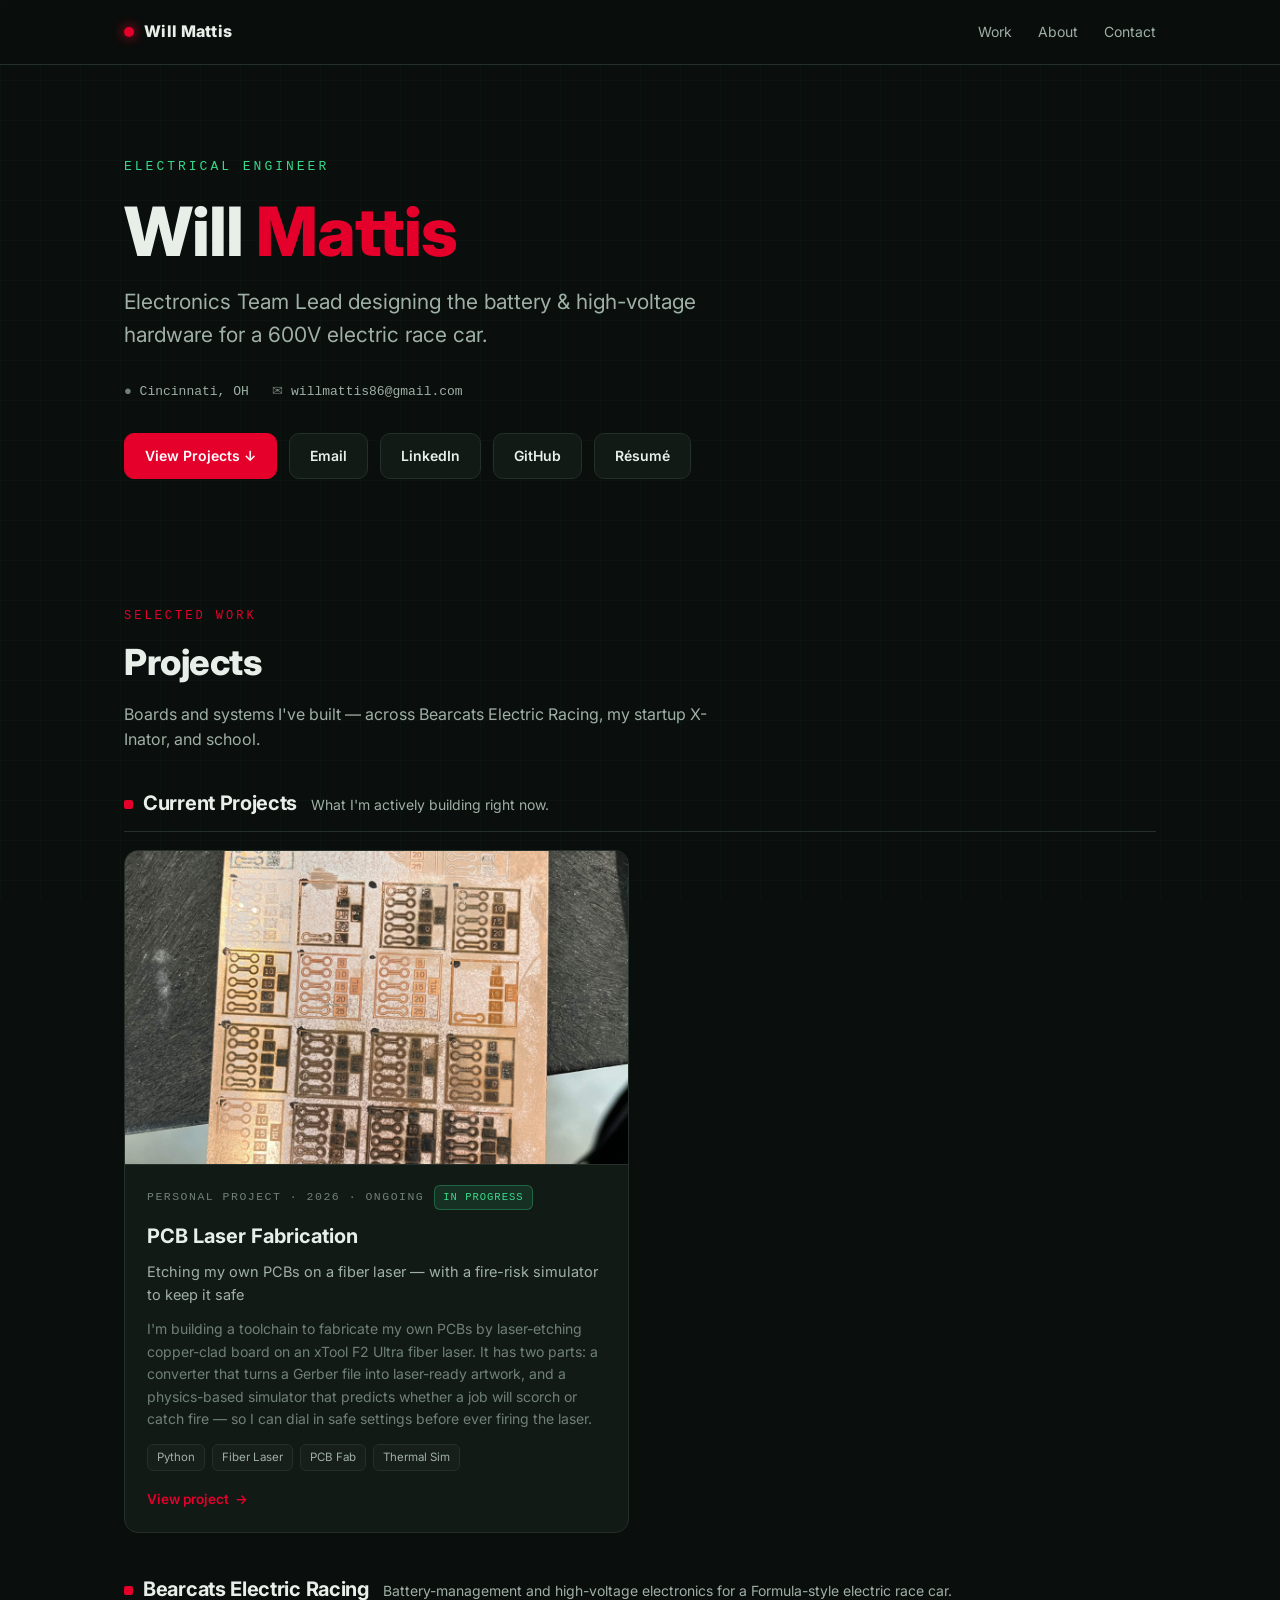
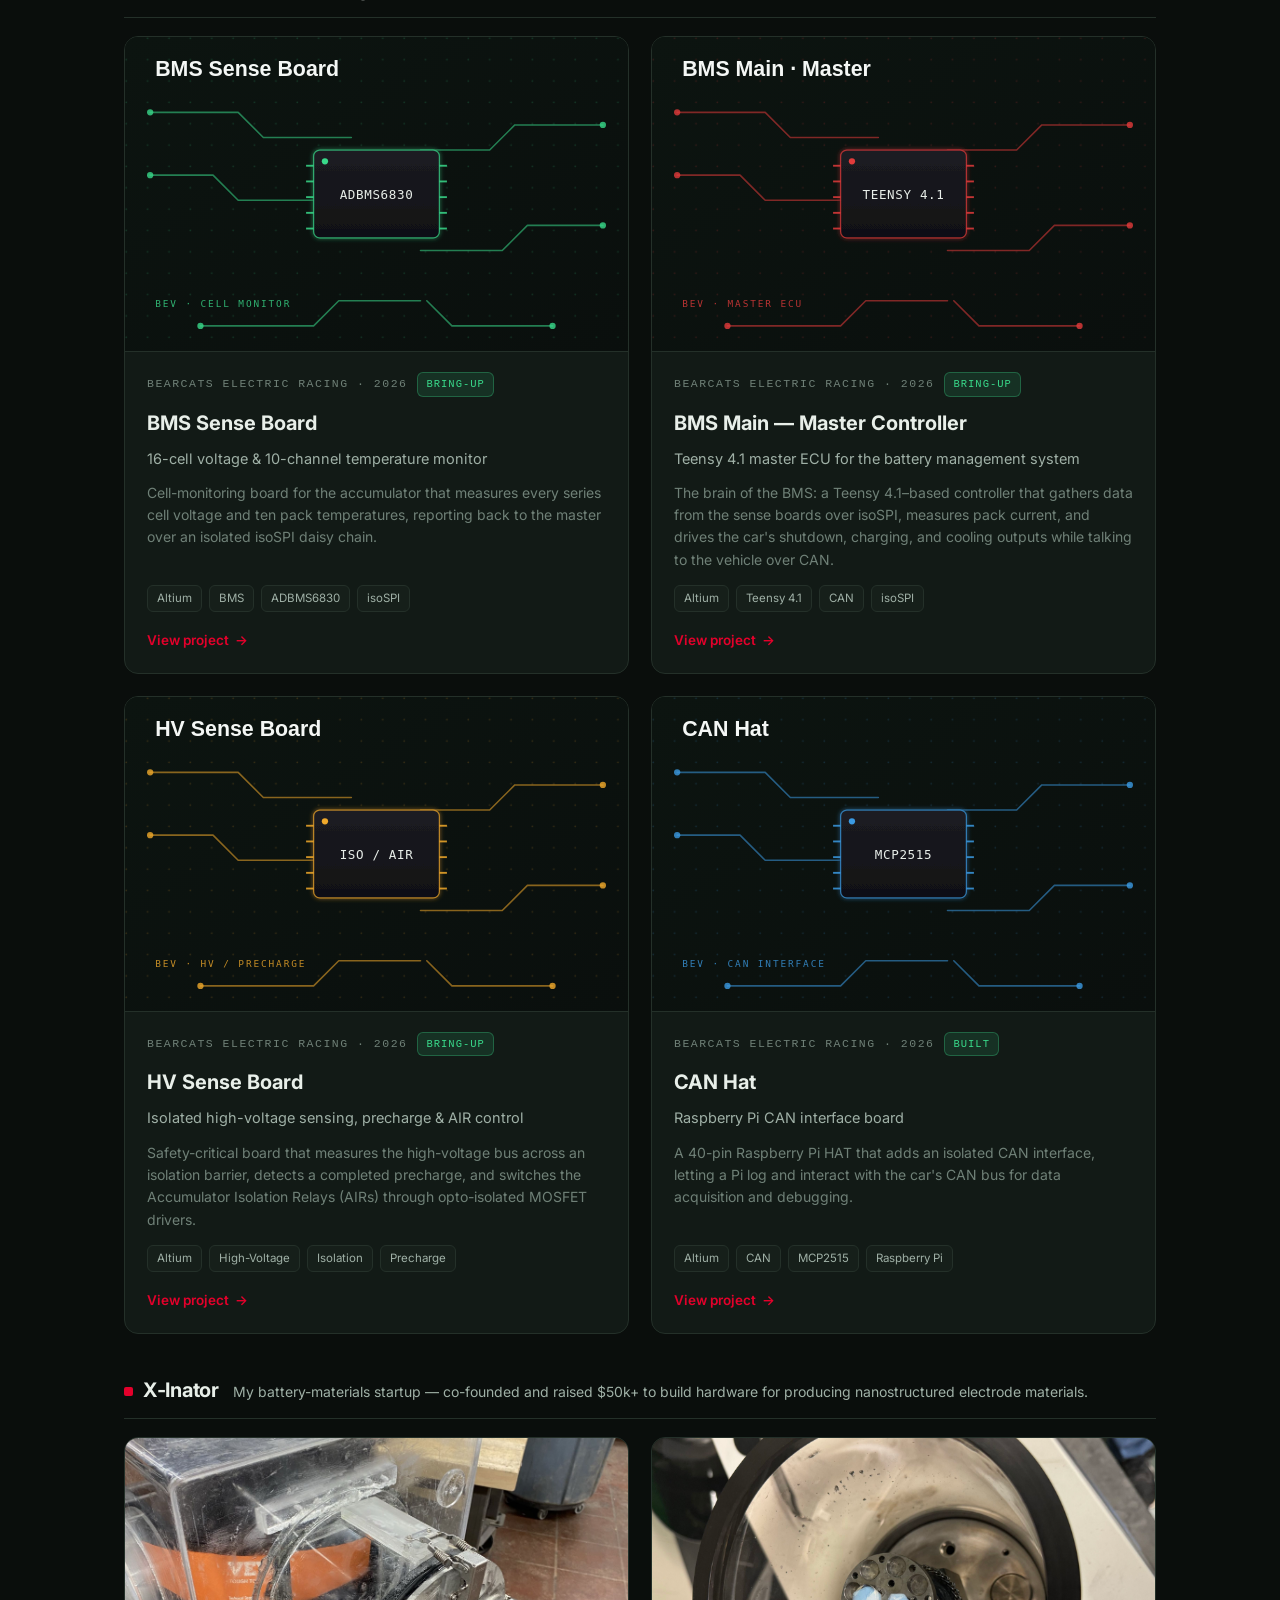
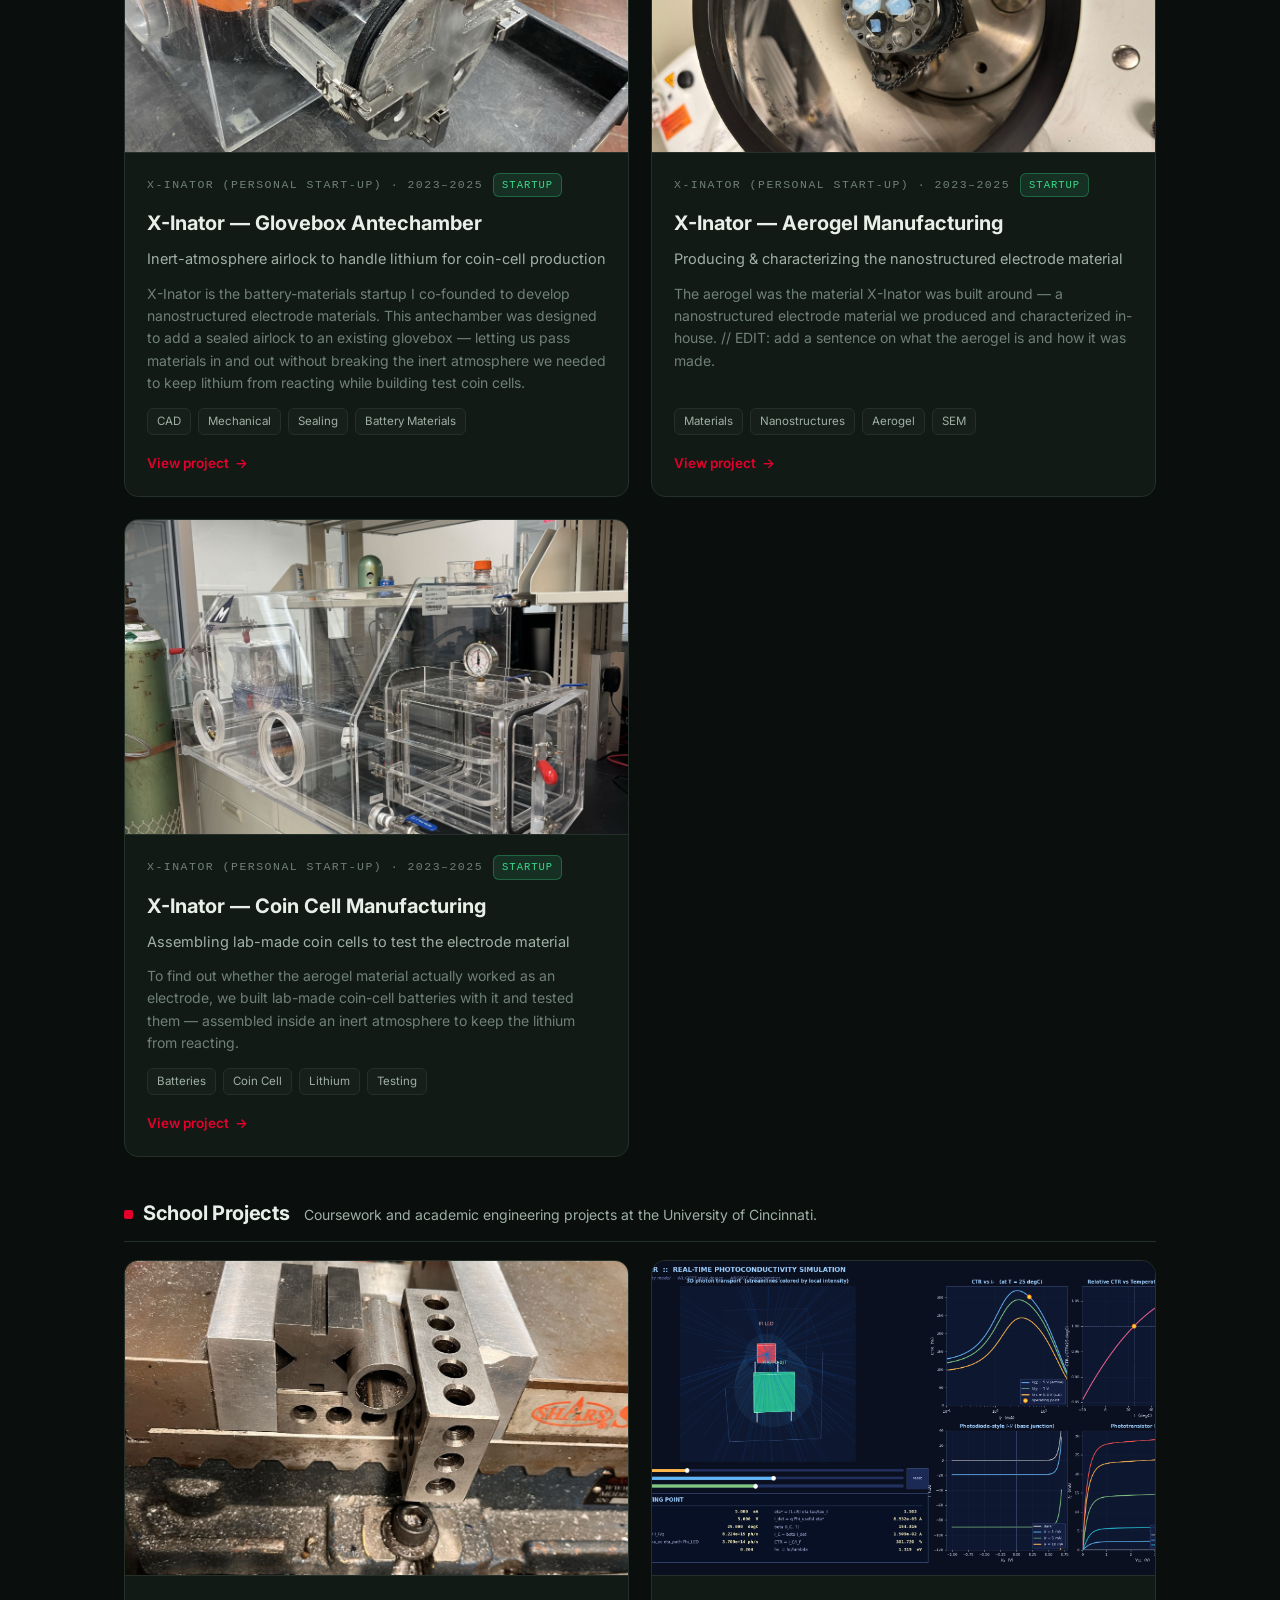
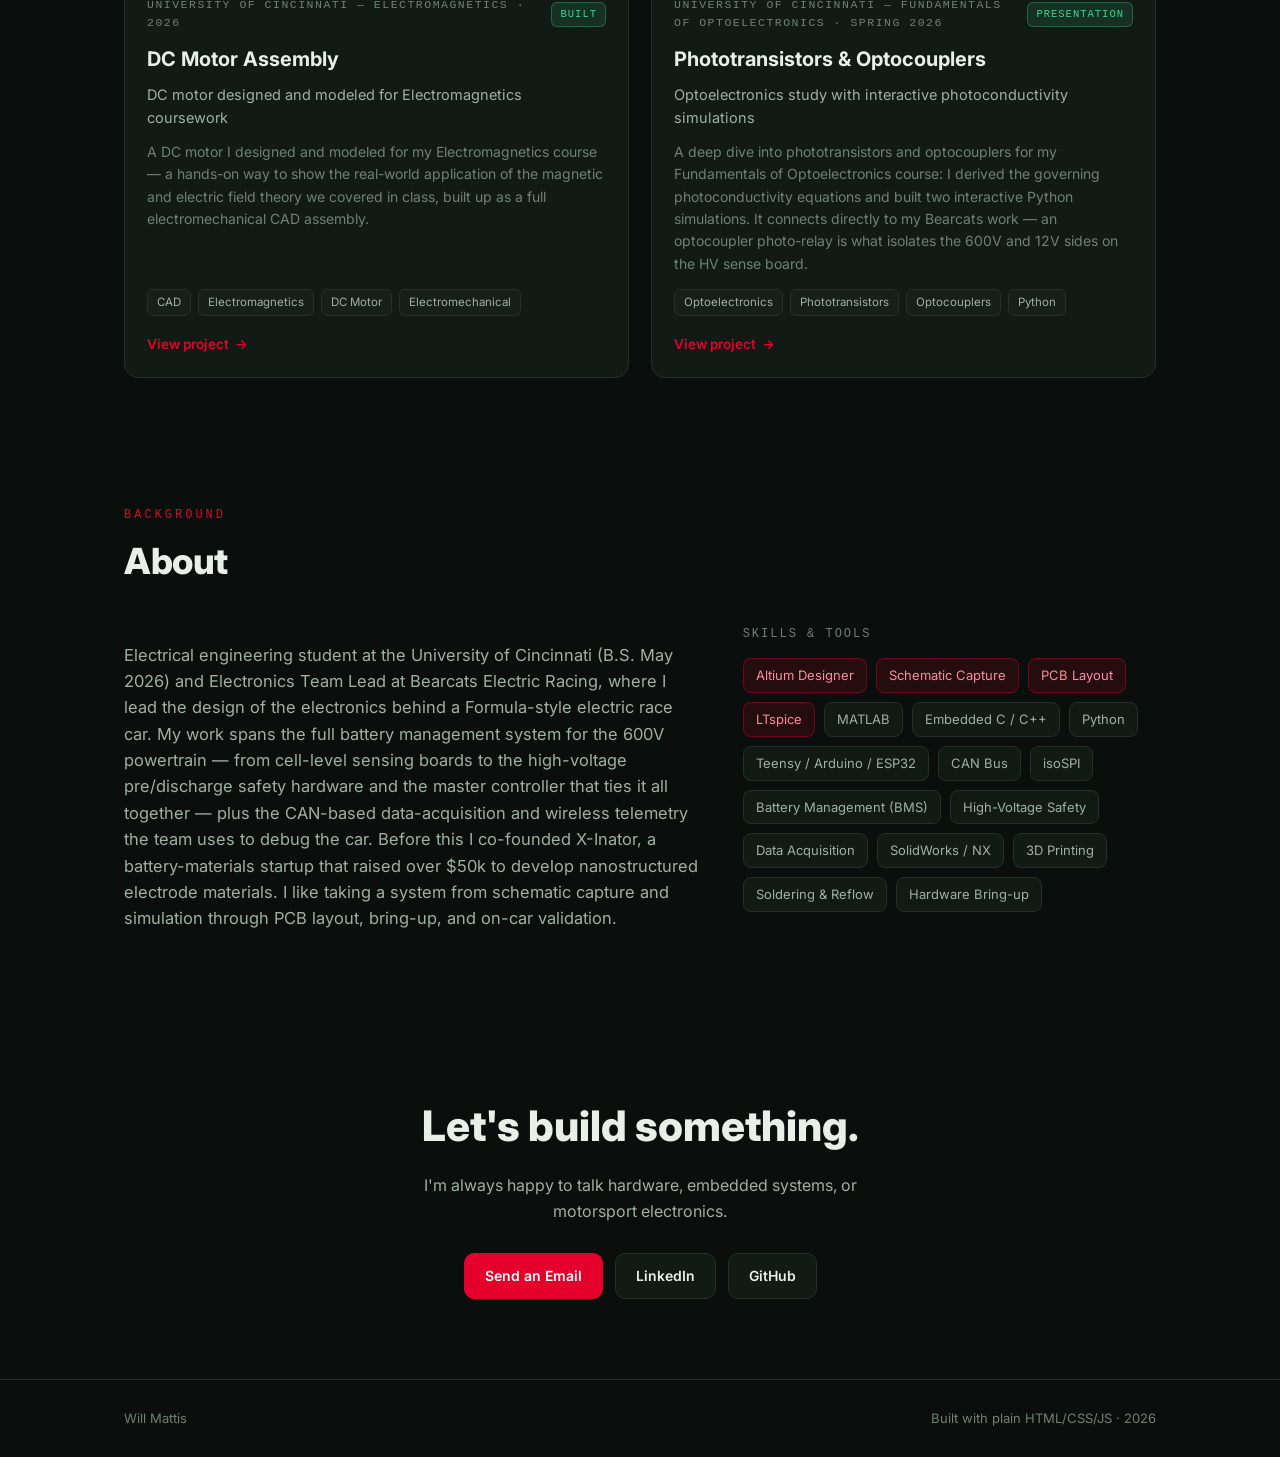
<file: site/index.html>
<!DOCTYPE html>
<html lang="en">
<head>
  <meta charset="UTF-8" />
  <meta name="viewport" content="width=device-width, initial-scale=1.0" />
  <title>Will Mattis — Electrical Engineer</title>
  <meta name="description" content="Portfolio of Will Mattis — embedded systems and PCB design for high-voltage EV powertrains, Bearcats Electric Racing." />
  <link rel="preconnect" href="https://fonts.googleapis.com" />
  <link rel="preconnect" href="https://fonts.gstatic.com" crossorigin />
  <link href="https://fonts.googleapis.com/css2?family=Inter:wght@400;500;600;700;800&display=swap" rel="stylesheet" />
  <link rel="icon" href="assets/img/favicon.svg" type="image/svg+xml" />
  <link rel="stylesheet" href="css/styles.css" />
</head>
<body>

  <nav class="nav">
    <div class="wrap">
      <a class="brand" href="index.html"><span class="dot"></span><span id="brand-name">Will Mattis</span></a>
      <div class="nav-links">
        <a href="#work">Work</a>
        <a href="#about">About</a>
        <a href="#contact">Contact</a>
      </div>
    </div>
  </nav>

  <header class="hero">
    <div class="wrap" id="hero"><!-- rendered by main.js --></div>
  </header>

  <section class="sec" id="work">
    <div class="wrap">
      <div class="sec-head reveal">
        <div class="kicker">Selected Work</div>
        <h2>Projects</h2>
        <p>Boards and systems I've built — across Bearcats Electric Racing, my startup X-Inator, and school.</p>
      </div>
      <div id="project-groups"><!-- rendered by main.js --></div>
    </div>
  </section>

  <section class="sec" id="about">
    <div class="wrap">
      <div class="sec-head reveal">
        <div class="kicker">Background</div>
        <h2>About</h2>
      </div>
      <div class="about-grid reveal" id="about-body"><!-- rendered by main.js --></div>
    </div>
  </section>

  <section class="contact" id="contact">
    <div class="wrap reveal" id="contact-body"><!-- rendered by main.js --></div>
  </section>

  <footer class="footer">
    <div class="wrap">
      <span id="foot-name">Will Mattis</span>
      <span>Built with plain HTML/CSS/JS · <span id="year"></span></span>
    </div>
  </footer>

  <script src="js/data.js"></script>
  <script src="js/main.js"></script>
</body>
</html>
</file>
<file: site/css/styles.css>
/* ============================================================================
   Will Mattis — Portfolio
   Clean / technical theme. Colors live in the :root variables below — change
   --accent to re-theme the whole site.
   ========================================================================== */

:root {
  --bg:        #0a0e0c;
  --bg-soft:   #0f1512;
  --panel:     #121a16;
  --panel-2:   #161f1a;
  --border:    #243029;
  --text:      #e8efe9;
  --text-dim:  #9fb0a6;
  --text-mute: #6f8077;
  --accent:    #e4002b;   /* UC / Bearcats red */
  --accent-2:  #39d98a;   /* circuit green */
  --radius:    14px;
  --maxw:      1080px;
  --shadow:    0 18px 50px -22px rgba(0,0,0,.8);
  --mono: ui-monospace, "SFMono-Regular", Menlo, Consolas, monospace;
  --sans: "Inter", "Segoe UI", system-ui, -apple-system, Arial, sans-serif;
}

* { box-sizing: border-box; }

html { scroll-behavior: smooth; }

body {
  margin: 0;
  font-family: var(--sans);
  background: var(--bg);
  color: var(--text);
  line-height: 1.6;
  -webkit-font-smoothing: antialiased;
}

/* subtle circuit-grid background */
body::before {
  content: "";
  position: fixed;
  inset: 0;
  background-image:
    linear-gradient(rgba(57,217,138,.035) 1px, transparent 1px),
    linear-gradient(90deg, rgba(57,217,138,.035) 1px, transparent 1px);
  background-size: 40px 40px;
  pointer-events: none;
  z-index: 0;
}

a { color: inherit; text-decoration: none; }

.wrap { width: 100%; max-width: var(--maxw); margin: 0 auto; padding: 0 24px; }

section { position: relative; z-index: 1; }

/* ----- Nav ---------------------------------------------------------------- */
.nav {
  position: sticky; top: 0; z-index: 50;
  backdrop-filter: blur(10px);
  background: rgba(10,14,12,.72);
  border-bottom: 1px solid var(--border);
}
.nav .wrap { display: flex; align-items: center; justify-content: space-between; height: 64px; }
.brand { font-weight: 800; letter-spacing: .3px; display: flex; align-items: center; gap: 10px; }
.brand .dot { width: 10px; height: 10px; border-radius: 50%; background: var(--accent); box-shadow: 0 0 12px var(--accent); }
.nav-links { display: flex; gap: 26px; font-size: 14px; color: var(--text-dim); }
.nav-links a { transition: color .15s; }
.nav-links a:hover { color: var(--text); }
.nav-toggle { display: none; }

/* ----- Hero --------------------------------------------------------------- */
.hero { padding: 92px 0 64px; position: relative; }
.hero .eyebrow {
  font-family: var(--mono); font-size: 13px; letter-spacing: 3px;
  text-transform: uppercase; color: var(--accent-2); margin-bottom: 18px;
}
.hero h1 { font-size: clamp(38px, 7vw, 68px); line-height: 1.04; margin: 0 0 18px; font-weight: 800; letter-spacing: -1px; }
.hero h1 .accent { color: var(--accent); }
.hero .lead { font-size: clamp(17px, 2.4vw, 21px); color: var(--text-dim); max-width: 620px; margin: 0 0 30px; }
.hero .meta { font-family: var(--mono); font-size: 13px; color: var(--text-mute); margin-bottom: 30px; }
.hero .meta span { color: var(--text-dim); }

.btns { display: flex; flex-wrap: wrap; gap: 12px; }
.btn {
  display: inline-flex; align-items: center; gap: 8px;
  padding: 11px 20px; border-radius: 10px; font-size: 14px; font-weight: 600;
  border: 1px solid var(--border); background: var(--panel); color: var(--text);
  transition: transform .12s, border-color .15s, background .15s;
}
.btn:hover { transform: translateY(-2px); border-color: var(--accent); }
.btn.primary { background: var(--accent); border-color: var(--accent); color: #fff; }
.btn.primary:hover { background: #ff1f48; }

/* ----- Section heading ---------------------------------------------------- */
.sec { padding: 64px 0; }
.sec-head { margin-bottom: 34px; }
.sec-head .kicker { font-family: var(--mono); font-size: 12px; letter-spacing: 3px; text-transform: uppercase; color: var(--accent); }
.sec-head h2 { font-size: clamp(26px, 4vw, 36px); margin: 8px 0 0; font-weight: 800; letter-spacing: -.5px; }
.sec-head p { color: var(--text-dim); margin: 10px 0 0; max-width: 620px; }

/* ----- About -------------------------------------------------------------- */
.about-grid { display: grid; grid-template-columns: 1.4fr 1fr; gap: 40px; align-items: start; }
.about-grid p { color: var(--text-dim); font-size: 16.5px; }
.skills-title { font-family: var(--mono); font-size: 12px; letter-spacing: 2px; text-transform: uppercase; color: var(--text-mute); margin: 0 0 14px; }
.chips { display: flex; flex-wrap: wrap; gap: 9px; }
.chip {
  font-size: 13px; padding: 6px 12px; border-radius: 8px;
  background: var(--panel); border: 1px solid var(--border); color: var(--text-dim);
}
.chip.solid { background: rgba(228,0,43,.12); border-color: rgba(228,0,43,.4); color: #ff8aa0; }

/* ----- Projects grid ------------------------------------------------------ */
.grid { display: grid; grid-template-columns: repeat(2, 1fr); gap: 22px; }
.card {
  display: flex; flex-direction: column;
  background: var(--panel); border: 1px solid var(--border); border-radius: var(--radius);
  overflow: hidden; transition: transform .15s, border-color .15s, box-shadow .2s;
}
.card:hover { transform: translateY(-4px); border-color: var(--accent); box-shadow: var(--shadow); }
.card-thumb { aspect-ratio: 16 / 10; overflow: hidden; background: var(--bg-soft); border-bottom: 1px solid var(--border); }
.card-thumb img { width: 100%; height: 100%; object-fit: cover; display: block; transition: transform .4s; }
.card:hover .card-thumb img { transform: scale(1.04); }
.card-body { padding: 20px 22px 22px; display: flex; flex-direction: column; gap: 10px; flex: 1; }
.card-meta { display: flex; align-items: center; gap: 10px; font-family: var(--mono); font-size: 11.5px; color: var(--text-mute); text-transform: uppercase; letter-spacing: 1.5px; }
.badge { font-family: var(--mono); font-size: 10.5px; letter-spacing: 1px; padding: 3px 8px; border-radius: 6px; background: rgba(57,217,138,.12); color: var(--accent-2); border: 1px solid rgba(57,217,138,.3); text-transform: uppercase; }
.card h3 { margin: 0; font-size: 20px; font-weight: 700; }
.card .sub { color: var(--text-dim); font-size: 14.5px; margin: -2px 0 2px; }
.card .desc { color: var(--text-mute); font-size: 14px; flex: 1; }
.card-tags { display: flex; flex-wrap: wrap; gap: 7px; margin-top: 4px; }
.card-tags span { font-size: 11.5px; padding: 3px 9px; border-radius: 6px; background: var(--panel-2); border: 1px solid var(--border); color: var(--text-dim); }
.card-cta { margin-top: 8px; font-size: 13.5px; font-weight: 600; color: var(--accent); display: inline-flex; align-items: center; gap: 6px; }
.card:hover .card-cta .arr { transform: translateX(4px); }
.card-cta .arr { transition: transform .15s; }

/* ----- Contact ------------------------------------------------------------ */
.contact { text-align: center; padding: 80px 0; }
.contact h2 { font-size: clamp(28px, 5vw, 42px); margin: 0 0 14px; font-weight: 800; }
.contact p { color: var(--text-dim); max-width: 480px; margin: 0 auto 28px; }
.contact .btns { justify-content: center; }

/* ----- Footer ------------------------------------------------------------- */
.footer { border-top: 1px solid var(--border); padding: 28px 0; color: var(--text-mute); font-size: 13px; }
.footer .wrap { display: flex; justify-content: space-between; flex-wrap: wrap; gap: 10px; }

/* ============================================================================
   PROJECT DETAIL PAGE
   ========================================================================== */
.proj-head { padding: 56px 0 8px; }
.back { font-family: var(--mono); font-size: 13px; color: var(--text-dim); display: inline-flex; gap: 7px; align-items: center; margin-bottom: 26px; }
.back:hover { color: var(--accent); }
.proj-head .meta { display: flex; align-items: center; gap: 12px; flex-wrap: wrap; font-family: var(--mono); font-size: 12px; letter-spacing: 1.5px; text-transform: uppercase; color: var(--text-mute); margin-bottom: 14px; }
.proj-head h1 { font-size: clamp(30px, 5vw, 48px); margin: 0 0 10px; font-weight: 800; letter-spacing: -.5px; }
.proj-head .subtitle { font-size: clamp(17px, 2.4vw, 21px); color: var(--text-dim); margin: 0 0 18px; }
.proj-tags { display: flex; flex-wrap: wrap; gap: 8px; margin-bottom: 10px; }
.proj-tags span { font-size: 12.5px; padding: 4px 11px; border-radius: 7px; background: var(--panel); border: 1px solid var(--border); color: var(--text-dim); }

.proj-layout { display: grid; grid-template-columns: 1fr 320px; gap: 44px; align-items: start; padding-bottom: 80px; }
.proj-main { min-width: 0; }
.proj-summary { font-size: 18px; color: var(--text); background: var(--panel); border-left: 3px solid var(--accent); border-radius: 0 10px 10px 0; padding: 16px 20px; margin: 0 0 36px; }

.block { margin-bottom: 38px; }
.block h2 { font-size: 21px; margin: 0 0 12px; font-weight: 700; display: flex; align-items: center; gap: 10px; }
.block h2::before { content: ""; width: 7px; height: 18px; background: var(--accent); border-radius: 2px; display: inline-block; }
.block p { color: var(--text-dim); margin: 0 0 12px; }

.role-box { background: linear-gradient(180deg, rgba(228,0,43,.08), transparent); border: 1px solid rgba(228,0,43,.25); border-radius: 12px; padding: 18px 20px; }
.role-box .lbl { font-family: var(--mono); font-size: 11px; letter-spacing: 2px; text-transform: uppercase; color: var(--accent); margin-bottom: 8px; }
.role-box p { color: var(--text); margin: 0; }

ul.hl { list-style: none; padding: 0; margin: 0; display: grid; gap: 10px; }
ul.hl li { position: relative; padding-left: 26px; color: var(--text-dim); }
ul.hl li::before { content: ""; position: absolute; left: 4px; top: 9px; width: 8px; height: 8px; background: var(--accent-2); border-radius: 2px; transform: rotate(45deg); }

/* gallery */
.gallery { display: grid; gap: 16px; }
.gallery figure { margin: 0; background: #fff; border: 1px solid var(--border); border-radius: 12px; overflow: hidden; }
.gallery img { width: 100%; display: block; cursor: zoom-in; }
.gallery figcaption { font-size: 13px; color: var(--text-mute); padding: 10px 14px; background: var(--panel); border-top: 1px solid var(--border); }

/* sidebar */
.side { position: sticky; top: 88px; display: flex; flex-direction: column; gap: 22px; }
.side-card { background: var(--panel); border: 1px solid var(--border); border-radius: 12px; padding: 18px 20px; }
.side-card h3 { font-family: var(--mono); font-size: 12px; letter-spacing: 2px; text-transform: uppercase; color: var(--text-mute); margin: 0 0 14px; font-weight: 600; }
.specs { display: grid; gap: 10px; }
.spec { display: grid; grid-template-columns: 1fr 1fr; gap: 10px; font-size: 13.5px; padding-bottom: 9px; border-bottom: 1px solid var(--border); }
.spec:last-child { border-bottom: none; padding-bottom: 0; }
.spec .k { color: var(--text-mute); }
.spec .v { color: var(--text); text-align: right; font-weight: 500; }

.dl { display: flex; flex-direction: column; gap: 9px; }
.dl a { display: flex; align-items: center; gap: 11px; padding: 11px 13px; border-radius: 9px; background: var(--panel-2); border: 1px solid var(--border); font-size: 13.5px; transition: border-color .15s, transform .12s; }
.dl a:hover { border-color: var(--accent); transform: translateX(2px); }
.dl .ic { width: 30px; height: 30px; flex: none; border-radius: 7px; display: grid; place-items: center; font-family: var(--mono); font-size: 10px; font-weight: 700; }
.ic.pdf { background: rgba(228,0,43,.15); color: #ff8aa0; }
.ic.step { background: rgba(59,154,226,.15); color: #7fc0ff; }
.ic.file { background: rgba(57,217,138,.15); color: var(--accent-2); }
.dl .nm { flex: 1; }
.dl .arr2 { color: var(--text-mute); }

/* lightbox */
.lightbox { position: fixed; inset: 0; background: rgba(0,0,0,.92); display: none; align-items: center; justify-content: center; z-index: 100; padding: 24px; cursor: zoom-out; }
.lightbox.open { display: flex; }
.lightbox img { max-width: 95vw; max-height: 92vh; border-radius: 8px; }

/* not found */
.nf { text-align: center; padding: 120px 0; }
.nf h1 { font-size: 32px; }

/* ----- Project group sections --------------------------------------------- */
.proj-group { margin-top: 40px; }
.proj-group:first-child { margin-top: 0; }
.group-head { display: flex; align-items: baseline; flex-wrap: wrap; gap: 6px 14px; margin-bottom: 18px;
  padding-bottom: 12px; border-bottom: 1px solid var(--border); }
.group-head h3 { font-size: 20px; font-weight: 700; letter-spacing: -.3px; margin: 0; }
.group-head h3::before { content: ""; display: inline-block; width: 9px; height: 9px; border-radius: 2px;
  background: var(--accent); margin-right: 10px; transform: translateY(-1px); }
.group-head p { margin: 0; color: var(--text-dim); font-size: 14px; }

/* ----- 3D STEP viewer ----------------------------------------------------- */
.viewer3d { position: relative; width: 100%; height: 460px; border: 1px solid var(--border);
  border-radius: var(--radius); background:
    radial-gradient(120% 120% at 50% 0%, var(--panel-2) 0%, var(--bg-soft) 70%);
  overflow: hidden; display: flex; align-items: center; justify-content: center; }
.viewer3d canvas { display: block; cursor: grab; }
.viewer3d canvas:active { cursor: grabbing; }
.viewer3d.ready { background:
    radial-gradient(120% 120% at 50% 0%, var(--panel-2) 0%, var(--bg) 75%); }

.viewer3d-cta { text-align: center; padding: 24px; }
.viewer3d-cta .v3d-icon { font-size: 40px; color: var(--accent-2); margin-bottom: 12px; opacity: .85; }
.viewer3d-cta .v3d-hint { color: var(--text-mute); font-size: 12.5px; margin-top: 12px; max-width: 360px; }
.viewer3d-cta .v3d-dl { display: inline-block; margin-top: 10px; font-size: 12.5px; color: var(--text-dim);
  font-family: var(--mono); }
.viewer3d-cta .v3d-dl:hover { color: var(--accent); }

.v3d-status { font-family: var(--mono); font-size: 13px; color: var(--text-dim); letter-spacing: .3px; }
.v3d-status::before { content: "◍ "; color: var(--accent-2); }
.viewer3d.loading .v3d-status { animation: v3dpulse 1.1s ease-in-out infinite; }
@keyframes v3dpulse { 50% { opacity: .45; } }

.v3d-error { text-align: center; color: var(--text-dim); font-size: 14px; padding: 24px; line-height: 1.7; }
.v3d-error span { font-family: var(--mono); font-size: 12px; color: var(--text-mute); }
.v3d-error .btn { margin-top: 12px; }

.v3d-reset { position: absolute; top: 12px; right: 12px; font-family: var(--mono); font-size: 11.5px;
  letter-spacing: .5px; padding: 6px 11px; border-radius: 8px; cursor: pointer; color: var(--text-dim);
  background: rgba(10,14,12,.7); border: 1px solid var(--border); backdrop-filter: blur(4px); }
.v3d-reset:hover { color: var(--text); border-color: var(--accent); }

/* ----- Reveal-on-scroll --------------------------------------------------- */
.reveal { opacity: 0; transform: translateY(18px); transition: opacity .6s ease, transform .6s ease; }
.reveal.in { opacity: 1; transform: none; }
@media (prefers-reduced-motion: reduce) {
  .reveal { opacity: 1; transform: none; transition: none; }
  html { scroll-behavior: auto; }
}

/* ----- Responsive --------------------------------------------------------- */
@media (max-width: 860px) {
  .about-grid { grid-template-columns: 1fr; gap: 28px; }
  .grid { grid-template-columns: 1fr; }
  .proj-layout { grid-template-columns: 1fr; gap: 28px; }
  .side { position: static; }
  .nav-links { display: none; }
  .viewer3d { height: 340px; }
}
</file>
